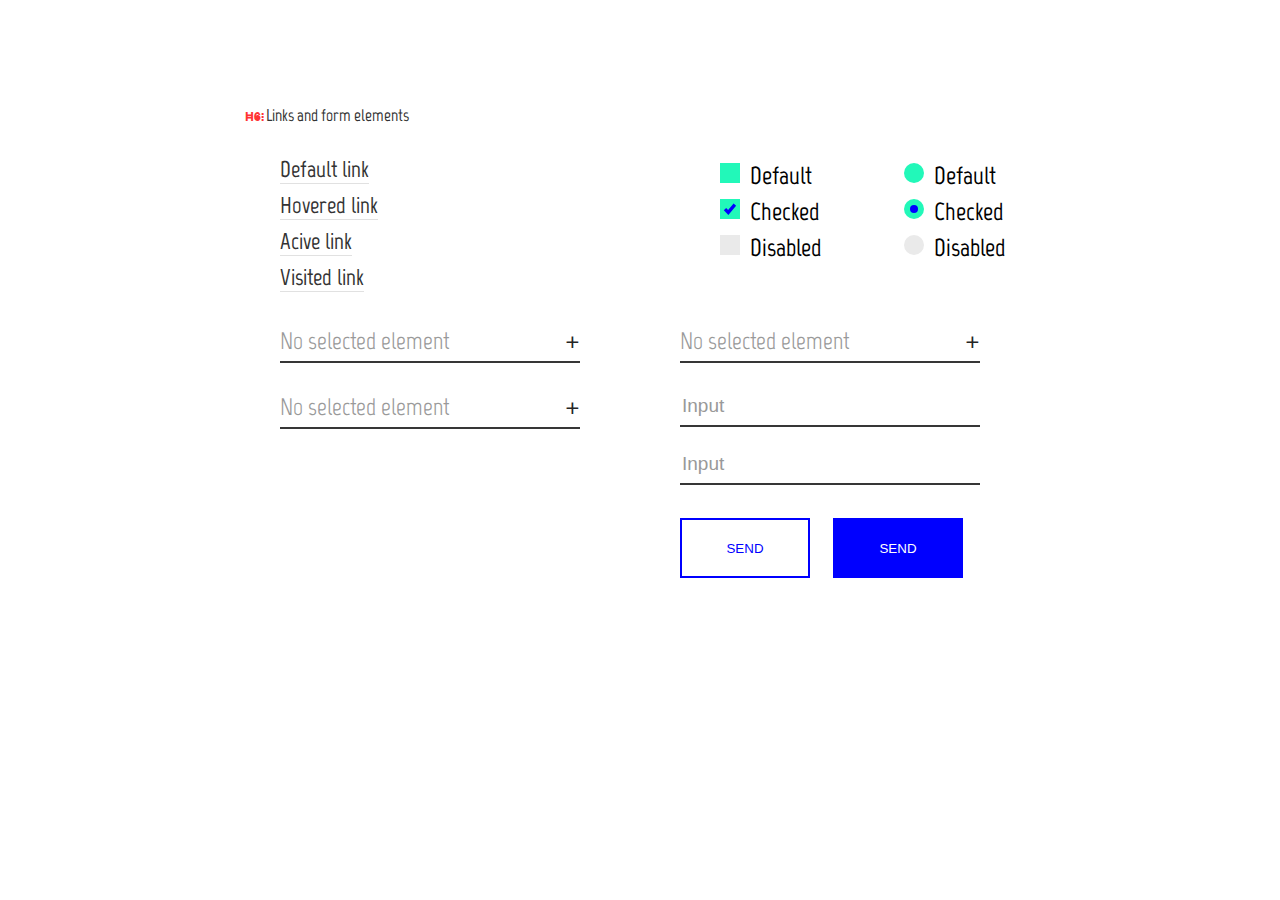
<file: index.html>
<!DOCTYPE html>
<!--RESPONSIVE-->
<html lang="en-us">
<head>
	<meta charset="utf-8">
	<meta name="viewport" content="width=device-width, initial-scale=1">
	<title>Test</title>
	<link rel="stylesheet" href="fonts/stylesheet.css" type="text/css">
	<link rel="stylesheet" href="styles/style.css" type="text/css">
	<link rel="stylesheet" href="styles/tablet_style.css" type="text/css" media="screen and (max-width: 768px)">
	<link rel="stylesheet" href="styles/mobile_style.css" type="text/css" media="screen and (max-width: 320px)">
</head>
<body>
	<header>
		<span>h6:</span><b>Links and form elements</b>
	</header>
	<div class="content">
		<div class="contents">
			<!--Left Content-->
			<div class="left-content">
				<!--links-->
				<div class="link">
					<ul>
						<li><a href="#1">Default link</a></li>
						<li><a href="#2">Hovered link</a></li>
						<li><a href="#3">Acive link</a></li>
						<li><a href="#4">Visited link</a></li>
					</ul>
				</div>
				<!--Selectors-->
				<div class="items items-one">
					<div class="item-header">
						<span class="select-current">No selected element</span>
						<div class="icon">&times;</div>
					</div>
					<div class="item-body">
						<div class="select-item">First item</div>
						<div class="select-item">Second item</div>
						<div class="select-item">Hovered item</div>
					</div>
				</div>
				<div class="items items-two">
					<div class="item-header">
						<span class="select-current">No selected element</span>
						<div class="icon">&times;</div>
					</div>
					<div class="item-body">
						<div class="select-item">First item</div>
						<div class="select-item">Second item</div>
						<div class="select-item">Hovered item</div>
					</div>
				</div>
			</div>
			<!--Right Content-->
			<div class="right-content">
				<form class="checker" action="#" method="POST">
					<div class="check-radio-box">
						<!--CheckBox-->
						<div class="check-box">						
							<label for="check-one">
								<input type="checkbox" id="check-one" name="check-one">
								<span class="check-style"></span>
								Default
							</label>						
							<label for="check-two">
								<input type="checkbox" id="check-two" name="check-two" checked>
								<span class="check-style"></span>
								Checked
							</label>						
							<label for="check-three">
								<input type="checkbox" id="check-three" name="check-three" disabled>
								<span class="check-style"></span>
								Disabled
							</label>
						</div>
						<!--Radio Buttons-->
						<div class="radio">						
							<label for="radio-one">
								<input type="radio" id="radio-one" name="radio" value="Default">
								<span class="radio-style"></span>
								Default
							</label>						
							<label for="radio-two">
								<input type="radio" id="radio-two" name="radio" value="Checked" checked>
								<span class="radio-style"></span>
								Checked
							</label>						
							<label for="radio-three">
								<input type="radio" id="radio-three" name="radio" value="Disabled" disabled>
								<span class="radio-style"></span>
								Disabled
							</label>
						</div>
					</div>
					<div class="send-form">
						<!--Selector-->
						<div class="items items-three">
							<div class="item-header">
								<span class="select-current">No selected element</span>
								<div class="icon">&times;</div>
							</div>
							<div class="item-body">
								<div class="select-item">First item</div>
								<div class="select-item">Second item</div>
								<div class="select-item">Hovered item</div>
							</div>
						</div>
						<input type="text" id="input-one" name="input-one" placeholder="Input">
						<input type="text" id="input-two" name="input-two" placeholder="Input">						
					</div>
					<div class="buttons">
						<input type="submit" id="send-one" name="send-one" value="Send">
						<input type="submit" id="send-two" name="send-two" value="Send">
					</div>
				</form>
			</div>
		</div>
	</div>
<script src="scripts/script.js"></script>
</body>
</html>
</file>
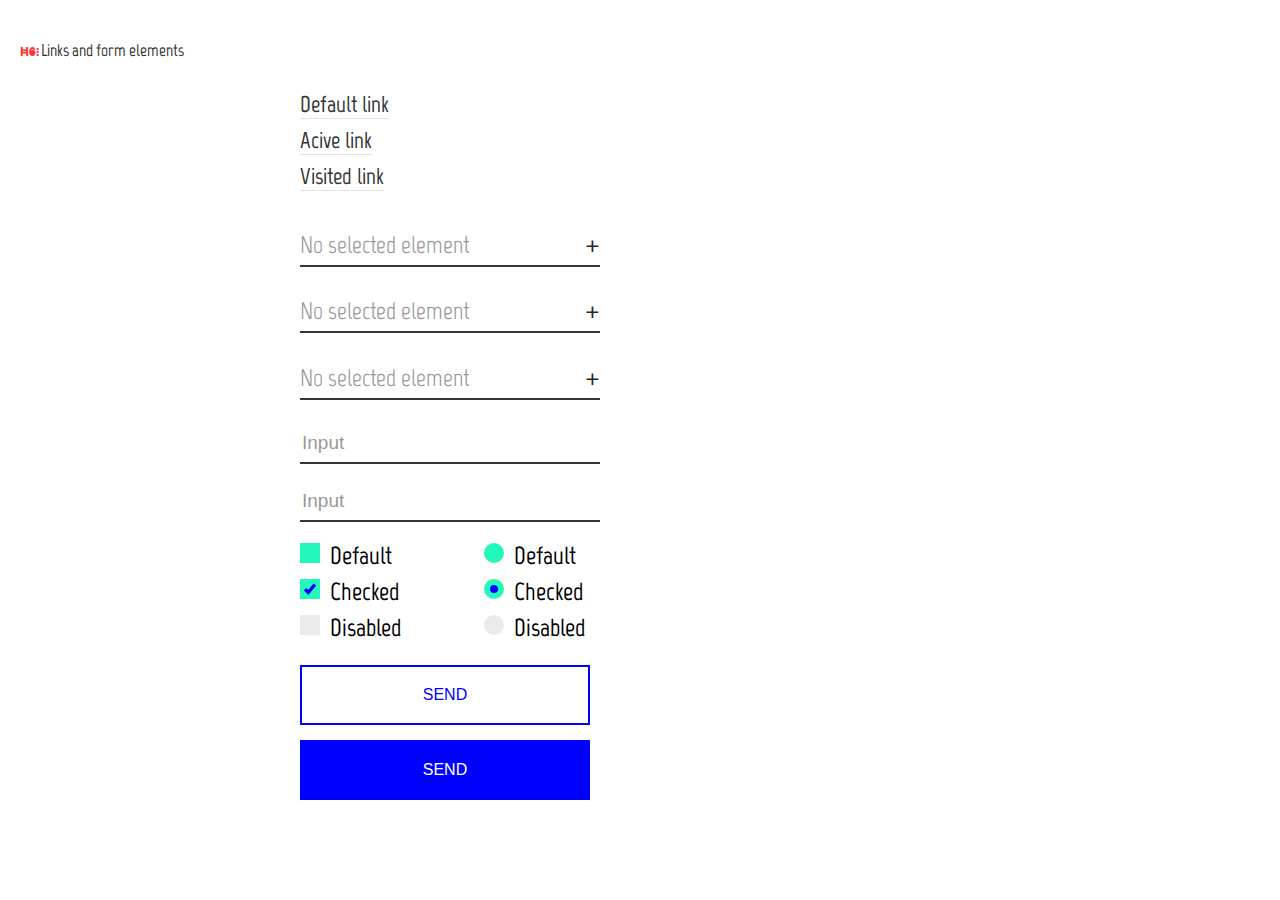
<file: index_tablet.html>
<!DOCTYPE html>
<!--NOT RESPONSIVE-->
<html lang="en-us">
<head>
	<meta charset="utf-8">
	<meta name="viewport" content="width=device-width, initial-scale=1">
	<title>Test</title>
	<link rel="stylesheet" href="fonts/stylesheet.css" type="text/css">
	<link rel="stylesheet" href="styles/style.css" type="text/css">
	<link rel="stylesheet" href="styles/tablet_style.css" type="text/css">
	<link rel="stylesheet" href="styles/mobile_style.css" type="text/css">
</head>
<body>
	<header>
		<span>h6:</span><b>Links and form elements</b>
	</header>
	<div class="content">
		<div class="contents">
			<!--Left Content-->
			<div class="left-content">
				<!--links-->
				<div class="link">
					<ul>
						<li><a href="#1">Default link</a></li>
						<li><a href="#2">Hovered link</a></li>
						<li><a href="#3">Acive link</a></li>
						<li><a href="#4">Visited link</a></li>
					</ul>
				</div>
				<!--Selectors-->
				<div class="items items-one">
					<div class="item-header">
						<span class="select-current">No selected element</span>
						<div class="icon">&times;</div>
					</div>
					<div class="item-body">
						<div class="select-item">First item</div>
						<div class="select-item">Second item</div>
						<div class="select-item">Hovered item</div>
					</div>
				</div>
				<div class="items items-two">
					<div class="item-header">
						<span class="select-current">No selected element</span>
						<div class="icon">&times;</div>
					</div>
					<div class="item-body">
						<div class="select-item">First item</div>
						<div class="select-item">Second item</div>
						<div class="select-item">Hovered item</div>
					</div>
				</div>
			</div>
			<!--Right Content-->
			<div class="right-content">
				<form class="checker" action="#" method="POST">
					<div class="check-radio-box">
						<!--CheckBox-->
						<div class="check-box">						
							<label for="check-one">
								<input type="checkbox" id="check-one" name="check-one">
								<span class="check-style"></span>
								Default
							</label>						
							<label for="check-two">
								<input type="checkbox" id="check-two" name="check-two" checked>
								<span class="check-style"></span>
								Checked
							</label>						
							<label for="check-three">
								<input type="checkbox" id="check-three" name="check-three" disabled>
								<span class="check-style"></span>
								Disabled
							</label>
						</div>
						<!--Radio Buttons-->
						<div class="radio">						
							<label for="radio-one">
								<input type="radio" id="radio-one" name="radio" value="Default">
								<span class="radio-style"></span>
								Default
							</label>						
							<label for="radio-two">
								<input type="radio" id="radio-two" name="radio" value="Checked" checked>
								<span class="radio-style"></span>
								Checked
							</label>						
							<label for="radio-three">
								<input type="radio" id="radio-three" name="radio" value="Disabled" disabled>
								<span class="radio-style"></span>
								Disabled
							</label>
						</div>
					</div>
					<div class="send-form">
						<!--Selector-->
						<div class="items items-three">
							<div class="item-header">
								<span class="select-current">No selected element</span>
								<div class="icon">&times;</div>
							</div>
							<div class="item-body">
								<div class="select-item">First item</div>
								<div class="select-item">Second item</div>
								<div class="select-item">Hovered item</div>
							</div>
						</div>
						<input type="text" id="input-one" name="input-one" placeholder="Input">
						<input type="text" id="input-two" name="input-two" placeholder="Input">						
					</div>
					<div class="buttons">
						<input type="submit" id="send-one" name="send-one" value="Send">
						<input type="submit" id="send-two" name="send-two" value="Send">
					</div>
				</form>
			</div>
		</div>
	</div>
<script src="scripts/script.js"></script>
</body>
</html>
</file>
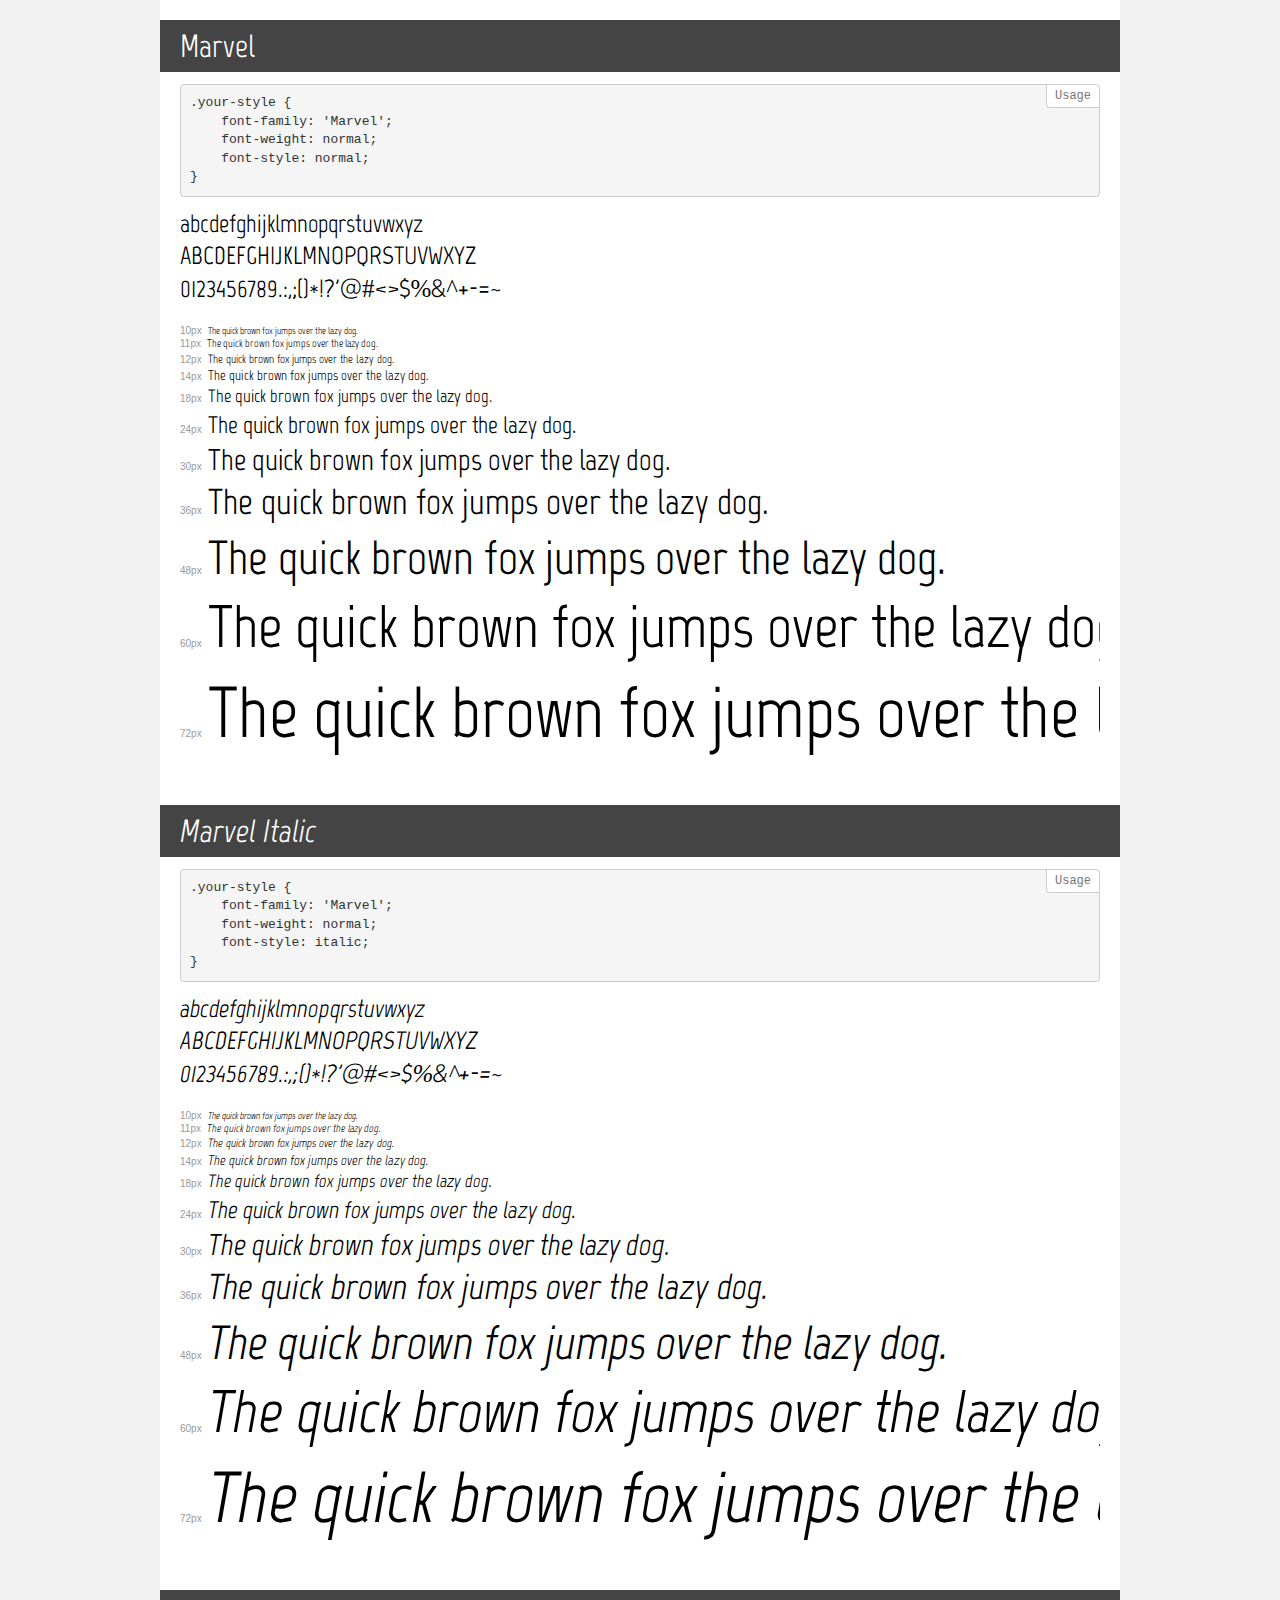
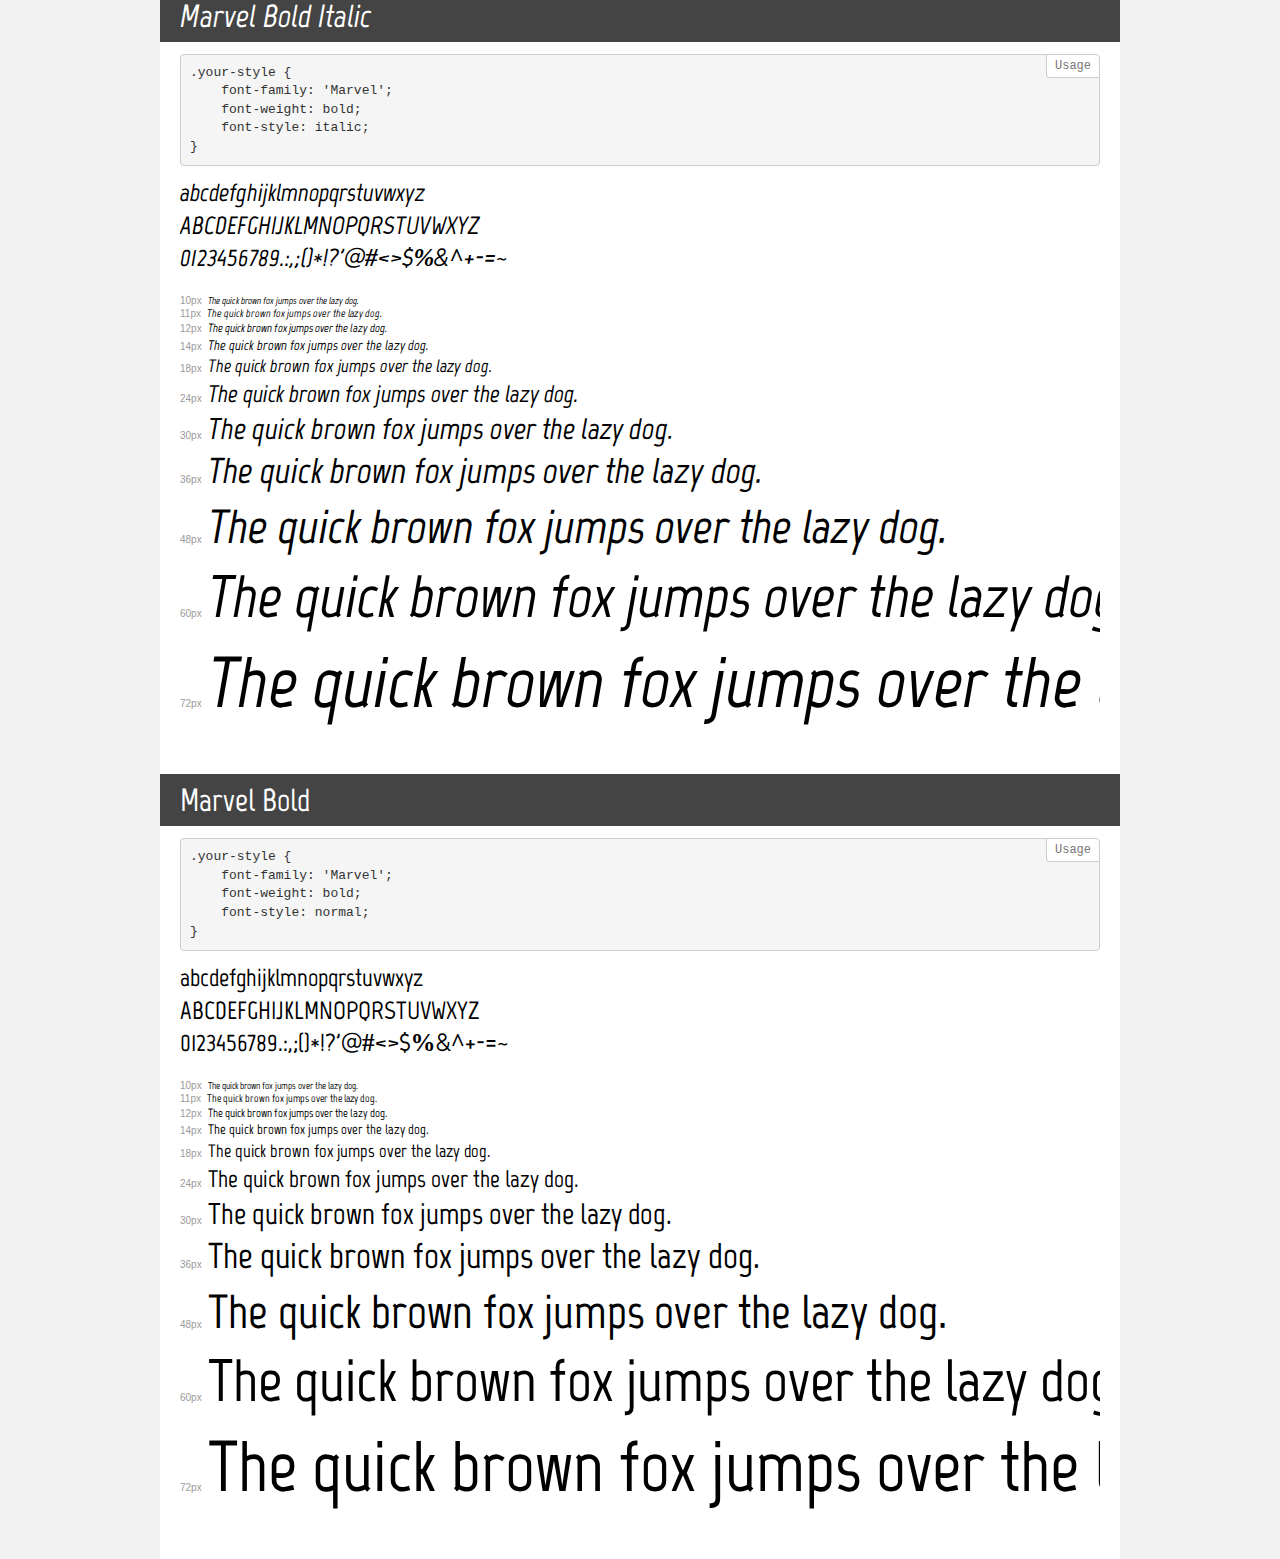
<file: fonts/demo.html>
<!DOCTYPE html>
<html>
<head>
    <meta charset="utf-8">
    <meta http-equiv="X-UA-Compatible" content="IE=edge">
    <meta name="viewport" content="width=device-width, initial-scale=1">
    <meta name="robots" content="noindex, noarchive">
    <meta name="format-detection" content="telephone=no">
    <title>Transfonter demo</title>
    <link href="stylesheet.css" rel="stylesheet">
    <style>
        /*
        http://meyerweb.com/eric/tools/css/reset/
        v2.0 | 20110126
        License: none (public domain)
        */
        html, body, div, span, applet, object, iframe,
        h1, h2, h3, h4, h5, h6, p, blockquote, pre,
        a, abbr, acronym, address, big, cite, code,
        del, dfn, em, img, ins, kbd, q, s, samp,
        small, strike, strong, sub, sup, tt, var,
        b, u, i, center,
        dl, dt, dd, ol, ul, li,
        fieldset, form, label, legend,
        table, caption, tbody, tfoot, thead, tr, th, td,
        article, aside, canvas, details, embed,
        figure, figcaption, footer, header, hgroup,
        menu, nav, output, ruby, section, summary,
        time, mark, audio, video {
            margin: 0;
            padding: 0;
            border: 0;
            font-size: 100%;
            font: inherit;
            vertical-align: baseline;
        }
        /* HTML5 display-role reset for older browsers */
        article, aside, details, figcaption, figure,
        footer, header, hgroup, menu, nav, section {
            display: block;
        }
        body {
            line-height: 1;
        }
        ol, ul {
            list-style: none;
        }
        blockquote, q {
            quotes: none;
        }
        blockquote:before, blockquote:after,
        q:before, q:after {
            content: '';
            content: none;
        }
        table {
            border-collapse: collapse;
            border-spacing: 0;
        }
        /* common styles */
        body {
            background: #f1f1f1;
            color: #000;
        }
        .page {
            background: #fff;
            width: 920px;
            margin: 0 auto;
            padding: 20px 20px 0 20px;
            overflow: hidden;
        }
        .font-container {
            overflow-x: auto;
            overflow-y: hidden;
            margin-bottom: 40px;
            line-height: 1.3;
            white-space: nowrap;
            padding-bottom: 5px;
        }
        h1 {
            position: relative;
            background: #444;
            font-size: 32px;
            color: #fff;
            padding: 10px 20px;
            margin: 0 -20px 12px -20px;
        }
        .letters {
            font-size: 25px;
            margin-bottom: 20px;
        }
        .s10:before {
            content: '10px';
        }
        .s11:before {
            content: '11px';
        }
        .s12:before {
            content: '12px';
        }
        .s14:before {
            content: '14px';
        }
        .s18:before {
            content: '18px';
        }
        .s24:before {
            content: '24px';
        }
        .s30:before {
            content: '30px';
        }
        .s36:before {
            content: '36px';
        }
        .s48:before {
            content: '48px';
        }
        .s60:before {
            content: '60px';
        }
        .s72:before {
            content: '72px';
        }
        .s10:before, .s11:before, .s12:before, .s14:before,
        .s18:before, .s24:before, .s30:before, .s36:before,
        .s48:before, .s60:before, .s72:before {
            font-family: Arial, sans-serif;
            font-size: 10px;
            font-weight: normal;
            font-style: normal;
            color: #999;
            padding-right: 6px;
        }
        pre {
            display: block;
            position: relative;
            padding: 9px;
            margin: 0 0 10px;
            font-family: Monaco, Menlo, Consolas, "Courier New", monospace !important;
            font-size: 13px;
            line-height: 1.428571429;
            color: #333;
            font-weight: normal !important;
            font-style: normal !important;
            background-color: #f5f5f5;
            border: 1px solid #ccc;
            overflow-x: auto;
            border-radius: 4px;
        }
        pre:after {
            display: block;
            position: absolute;
            right: 0;
            top: 0;
            content: 'Usage';
            line-height: 1;
            padding: 5px 8px;
            font-size: 12px;
            color: #767676;
            background-color: #fff;
            border: 1px solid #ccc;
            border-right: none;
            border-top: none;
            border-radius: 0 4px 0 4px;
            z-index: 10;
        }
        /* responsive */
        @media (max-width: 959px) {
            .page {
                width: auto;
                margin: 0;
            }
        }
    </style>
</head>
<body>
<div class="page">
    <div class="demo" style="font-family: 'Marvel'; font-weight: normal; font-style: normal;">
        <h1>Marvel</h1>
        <pre>.your-style {
    font-family: 'Marvel';
    font-weight: normal;
    font-style: normal;
}</pre>
        <div class="font-container">
            <p class="letters">
                abcdefghijklmnopqrstuvwxyz<br>
ABCDEFGHIJKLMNOPQRSTUVWXYZ<br>
                0123456789.:,;()*!?'@#<>$%&^+-=~
            </p>
            <p class="s10" style="font-size: 10px;">The quick brown fox jumps over the lazy dog.</p>
            <p class="s11" style="font-size: 11px;">The quick brown fox jumps over the lazy dog.</p>
            <p class="s12" style="font-size: 12px;">The quick brown fox jumps over the lazy dog.</p>
            <p class="s14" style="font-size: 14px;">The quick brown fox jumps over the lazy dog.</p>
            <p class="s18" style="font-size: 18px;">The quick brown fox jumps over the lazy dog.</p>
            <p class="s24" style="font-size: 24px;">The quick brown fox jumps over the lazy dog.</p>
            <p class="s30" style="font-size: 30px;">The quick brown fox jumps over the lazy dog.</p>
            <p class="s36" style="font-size: 36px;">The quick brown fox jumps over the lazy dog.</p>
            <p class="s48" style="font-size: 48px;">The quick brown fox jumps over the lazy dog.</p>
            <p class="s60" style="font-size: 60px;">The quick brown fox jumps over the lazy dog.</p>
            <p class="s72" style="font-size: 72px;">The quick brown fox jumps over the lazy dog.</p>
        </div>
    </div>
    <div class="demo" style="font-family: 'Marvel'; font-weight: normal; font-style: italic;">
        <h1>Marvel Italic</h1>
        <pre>.your-style {
    font-family: 'Marvel';
    font-weight: normal;
    font-style: italic;
}</pre>
        <div class="font-container">
            <p class="letters">
                abcdefghijklmnopqrstuvwxyz<br>
ABCDEFGHIJKLMNOPQRSTUVWXYZ<br>
                0123456789.:,;()*!?'@#<>$%&^+-=~
            </p>
            <p class="s10" style="font-size: 10px;">The quick brown fox jumps over the lazy dog.</p>
            <p class="s11" style="font-size: 11px;">The quick brown fox jumps over the lazy dog.</p>
            <p class="s12" style="font-size: 12px;">The quick brown fox jumps over the lazy dog.</p>
            <p class="s14" style="font-size: 14px;">The quick brown fox jumps over the lazy dog.</p>
            <p class="s18" style="font-size: 18px;">The quick brown fox jumps over the lazy dog.</p>
            <p class="s24" style="font-size: 24px;">The quick brown fox jumps over the lazy dog.</p>
            <p class="s30" style="font-size: 30px;">The quick brown fox jumps over the lazy dog.</p>
            <p class="s36" style="font-size: 36px;">The quick brown fox jumps over the lazy dog.</p>
            <p class="s48" style="font-size: 48px;">The quick brown fox jumps over the lazy dog.</p>
            <p class="s60" style="font-size: 60px;">The quick brown fox jumps over the lazy dog.</p>
            <p class="s72" style="font-size: 72px;">The quick brown fox jumps over the lazy dog.</p>
        </div>
    </div>
    <div class="demo" style="font-family: 'Marvel'; font-weight: bold; font-style: italic;">
        <h1>Marvel Bold Italic</h1>
        <pre>.your-style {
    font-family: 'Marvel';
    font-weight: bold;
    font-style: italic;
}</pre>
        <div class="font-container">
            <p class="letters">
                abcdefghijklmnopqrstuvwxyz<br>
ABCDEFGHIJKLMNOPQRSTUVWXYZ<br>
                0123456789.:,;()*!?'@#<>$%&^+-=~
            </p>
            <p class="s10" style="font-size: 10px;">The quick brown fox jumps over the lazy dog.</p>
            <p class="s11" style="font-size: 11px;">The quick brown fox jumps over the lazy dog.</p>
            <p class="s12" style="font-size: 12px;">The quick brown fox jumps over the lazy dog.</p>
            <p class="s14" style="font-size: 14px;">The quick brown fox jumps over the lazy dog.</p>
            <p class="s18" style="font-size: 18px;">The quick brown fox jumps over the lazy dog.</p>
            <p class="s24" style="font-size: 24px;">The quick brown fox jumps over the lazy dog.</p>
            <p class="s30" style="font-size: 30px;">The quick brown fox jumps over the lazy dog.</p>
            <p class="s36" style="font-size: 36px;">The quick brown fox jumps over the lazy dog.</p>
            <p class="s48" style="font-size: 48px;">The quick brown fox jumps over the lazy dog.</p>
            <p class="s60" style="font-size: 60px;">The quick brown fox jumps over the lazy dog.</p>
            <p class="s72" style="font-size: 72px;">The quick brown fox jumps over the lazy dog.</p>
        </div>
    </div>
    <div class="demo" style="font-family: 'Marvel'; font-weight: bold; font-style: normal;">
        <h1>Marvel Bold</h1>
        <pre>.your-style {
    font-family: 'Marvel';
    font-weight: bold;
    font-style: normal;
}</pre>
        <div class="font-container">
            <p class="letters">
                abcdefghijklmnopqrstuvwxyz<br>
ABCDEFGHIJKLMNOPQRSTUVWXYZ<br>
                0123456789.:,;()*!?'@#<>$%&^+-=~
            </p>
            <p class="s10" style="font-size: 10px;">The quick brown fox jumps over the lazy dog.</p>
            <p class="s11" style="font-size: 11px;">The quick brown fox jumps over the lazy dog.</p>
            <p class="s12" style="font-size: 12px;">The quick brown fox jumps over the lazy dog.</p>
            <p class="s14" style="font-size: 14px;">The quick brown fox jumps over the lazy dog.</p>
            <p class="s18" style="font-size: 18px;">The quick brown fox jumps over the lazy dog.</p>
            <p class="s24" style="font-size: 24px;">The quick brown fox jumps over the lazy dog.</p>
            <p class="s30" style="font-size: 30px;">The quick brown fox jumps over the lazy dog.</p>
            <p class="s36" style="font-size: 36px;">The quick brown fox jumps over the lazy dog.</p>
            <p class="s48" style="font-size: 48px;">The quick brown fox jumps over the lazy dog.</p>
            <p class="s60" style="font-size: 60px;">The quick brown fox jumps over the lazy dog.</p>
            <p class="s72" style="font-size: 72px;">The quick brown fox jumps over the lazy dog.</p>
        </div>
    </div>
</div>
</body>
</html>
</file>
<file: fonts/stylesheet.css>
@font-face {
    font-family: 'Marvel';
    src: url('Marvel-Regular.eot');
    src: local('Marvel'), local('Marvel-Regular'),
        url('Marvel-Regular.eot?#iefix') format('embedded-opentype'),
        url('Marvel-Regular.woff2') format('woff2'),
        url('Marvel-Regular.woff') format('woff'),
        url('Marvel-Regular.ttf') format('truetype');
    font-weight: normal;
    font-style: normal;
}

@font-face {
    font-family: 'Marvel';
    src: url('Marvel-Italic.eot');
    src: local('Marvel Italic'), local('Marvel-Italic'),
        url('Marvel-Italic.eot?#iefix') format('embedded-opentype'),
        url('Marvel-Italic.woff2') format('woff2'),
        url('Marvel-Italic.woff') format('woff'),
        url('Marvel-Italic.ttf') format('truetype');
    font-weight: normal;
    font-style: italic;
}

@font-face {
    font-family: 'Marvel';
    src: url('Marvel-BoldItalic.eot');
    src: local('Marvel Bold Italic'), local('Marvel-BoldItalic'),
        url('Marvel-BoldItalic.eot?#iefix') format('embedded-opentype'),
        url('Marvel-BoldItalic.woff2') format('woff2'),
        url('Marvel-BoldItalic.woff') format('woff'),
        url('Marvel-BoldItalic.ttf') format('truetype');
    font-weight: bold;
    font-style: italic;
}

@font-face {
    font-family: 'Marvel';
    src: url('Marvel-Bold.eot');
    src: local('Marvel Bold'), local('Marvel-Bold'),
        url('Marvel-Bold.eot?#iefix') format('embedded-opentype'),
        url('Marvel-Bold.woff2') format('woff2'),
        url('Marvel-Bold.woff') format('woff'),
        url('Marvel-Bold.ttf') format('truetype');
    font-weight: bold;
    font-style: normal;
}

@font-face {
    font-family: 'Hipstelvetica-Bold';
    src: url('Hipstelvetica-Bold.ttf');
    src: local('Hipstelvetica Bold'), local('Hipstelvetica-Bold'),
        url('Hipstelvetica-Bold.ttf') format('truetype');
    font-weight: bold;
    font-style: normal;
}
</file>
<file: styles/style.css>
* {
    box-sizing: border-box;
    margin: 0px;
}
body {   
    font-family: 'Marvel';
}
/*Logo*/
header {
    display: block;
    position: relative;
    max-width: 790px;
    margin: 105px auto 30px;
}
header b {
    font-size: 17px;
    color: #333333;
}
header span {
    text-transform: uppercase;
    font-family: 'Hipstelvetica-Bold';
    font-weight: bold;
    font-size: 9pt;
    color: #ff3333;
    margin-right: 2px;
}
/*main styles*/
.content {
    display: block;
    position: relative;
    max-width: 960px;
    margin: 0 auto;
}
.contents {
    display: flex;
    position: relative;
    max-width: 720px;
    margin: 0 auto;
}
.left-content {
    display: block;
    position: relative;
    width: 340px;
    height: 430px;
    margin-right: 80px;
}
.right-content {
    display: inline-block;
    position: relative;
    width: 340px;
    height: 430px;
}
/*Style for links*/
.link {
    height: 125px;
    margin-bottom: 41px;
}
ul {
    padding: 0;
}
.link li {
    list-style-type: none;
    margin-bottom: 8px;
}
a {
    color: #333333; 
    font-size: 23px;
    font-weight: bold;
    text-decoration: none;
    border-bottom: 1px solid #e1e1e1;
}
a:hover {
    background-color: #e1e1e1;
    color: black;
}
a:active {
    background-color: transparent;
    color: black;
    border-bottom: none;
}
a:visited {
    color: #666666; 
}
a:nth-child(1) {
    max-width: 78px; 
}
a:nth-child(2) {
    max-width: 85px;
}
a:nth-child(3) {
    max-width: 63px;
}
a:nth-child(4) {
    max-width: 73px;
}
input {
    outline: none;
}
input::placeholder {
    color: #999;
}
/*Style for selectors*/
.send-form {
    margin-top: 53px;
    order: 2;
}
.items {
    position: relative;
    width: 300px;
    margin-bottom: 24px;
}
.items-one {
    z-index: 1;
}
.items-two {
    z-index: 0;
}
.items-three {
    z-index: 1;
}
.items.is-active .item-body {
    display: block;
}
.items.is-active .icon {
    transform: rotate(0deg);
    transition: transform .2s;
}
.item-header {
    display: flex;
    border-bottom: 2px solid #363636;
    cursor: pointer;
    overflow: hidden;
}
.item-body {
    display: none;
    position: absolute;
    top: 100%;
    left: 0;
    right: 0;
    background-color: white;
}
.select-item {
    color: #a7a7a7;
    border-bottom: 2px solid #d7d7d7;
    font-size: 18px;
    line-height: 30px;
    text-transform: uppercase;
    cursor: pointer;
    padding-top: 24px;
}
.select-item:hover {
    color: red;
    border-bottom: 2px solid red;
}
.icon {
    display: flex;
    flex-shrink: 0;
    align-items: center;
    justify-content: center;
    font-size: 20pt;
    font-weight: bold;
    color: #252525;
    margin-left: auto;
    text-align: center;
    transform: rotate(45deg);
}
.select-current {
    display: flex;
    align-items: center;
    height: 40px;
    font-size: 24px;
    color: rgb(153, 153, 153);
    line-height: 24px;
}
/*Style for form*/
.checker {
    display: flex;
    position: relative;
    top:  5px;
    flex-flow: column wrap;
}
/*Style for checkbox and radio buttons*/
.check-radio-box {
    position: relative;
    display: inline-block;
    left: 70px;
    order: 1;
}
.check-box, .radio {
    display: inline-block;
}
.radio {
    margin-left: 110px;
}
label {
    display: block;
    cursor: pointer;
    margin-bottom: 6px;
    font-size: 25px;
    font-weight: bold;
}
input[type="checkbox"], input[type="radio"] {
    position: absolute;
    width: 1px;
    height: 1px;
    overflow: hidden;
    clip: rect(0, 0, 0, 0);
    padding-left: 20px;
}
.check-style {
    position: absolute;
    width: 20px;
    height: 20px;
    background-color: #22f8b9;
    margin-left: -30px;
    margin-top: 3px;
}
.radio-style {
    position: absolute;
    width: 20px;
    height: 20px;
    background-color: #22f8b9;
    margin-left: -30px;
    margin-top: 3px;
    border-radius: 50%;
}
input[type="checkbox"]:disabled + .check-style, input[type="radio"]:disabled + .radio-style  {
    background-color: #eaeaea;
}
input[type="checkbox"]:checked + .check-style {
    background-image: url(../images/tick.svg);
    background-size: 18px;
    background-repeat: no-repeat;
    background-position: center 4px;
}
input[type="radio"]:checked + .radio-style::before {
    position: absolute;
    content: '';
    width: 8px;
    height: 8px;
    border-radius: 50%;
    background-color: #0000ff;
    top: 50%;
    left: 50%;
    transform: translate(-50%, -50%);
}
input[type="text"] {
    display: block;
    width: 300px;
    height: 40px;
    border: none;
    border-bottom: 2px solid #363636;
    font-size: 19px;
    color: #333333;
    margin-bottom: 18px;
}
input[type="text"]:focus {
    border-bottom: 2px solid red;
}
input[type="text"]:focus::placeholder {
    color: #fea6a6;
}
/*Style for buttons*/
input[type="submit"] {
    width: 130px;
    height: 60px;
    text-transform: uppercase;
    border: 2px solid #0000ff;
}
input[type="submit"]:hover {
    cursor: pointer;
}
.buttons {
    position: relative;
    display: block;
    margin-top: 15px;
    order: 3;
}
#send-one {
    background-color: transparent;
    color: #0000ff;
    margin-right: 20px;
}
#send-one:hover {
    background-color: #0000ff;
    color: white;
}
#send-one:active {
    box-shadow: rgba(50, 50, 93, 0.25) 0px 30px 60px -12px inset, rgba(0, 0, 0, 0.3) 0px 18px 36px -18px inset;
    border: 2px solid #0000de;
}
#send-two {
    background-color: #0000ff;
    color: white;
}
#send-two:hover {
    background-color: transparent;  
    border: 2px solid #4747ff;
    color: #4747ff; 
}
#send-two:active {
    box-shadow: rgba(50, 50, 93, 0.25) 0px 30px 60px -35px inset, rgba(0, 0, 0, 0.3) 0px 18px 36px -18px inset;
    border: 2px solid #0000de;
}
</file>
<file: styles/tablet_style.css>
.left-content {
    margin: 0 30px;
}
header {
    margin: 105px 20px 30px;
}
</file>
<file: styles/mobile_style.css>
/*logo*/
header {
    margin: 40px 20px 30px;
}
/*main styles*/
.contents {
    display: block;
}
.left-content, .right-content  {
    display: block;
    position: relative;
    max-width: 100%;
    margin: 0 20px;
}
.left-content {
    height: 50%;
}
/*Style for links*/
.link {
    margin-bottom: 10px;
}
ul li:nth-child(2) {
    display: none;
}
a:hover {
    background-color: transparent;
}
/*Style for buttons*/
input[type="submit"] {
    display: block;
    width: 290px;
    font-size: 16px;
}
#send-one {
    margin-right: 0;
    margin-bottom: 15px;
}
#send-two {
    margin-bottom: 30px;
}
/*Style for selectors*/
.send-form {
    margin-top: 0;
    order: 1;
}
.item-body {
    position: relative;
}
.items-two {
    margin-bottom: 20px;
}
/*Style for checkbox and radio buttons*/
.check-radio-box {
    display: block;
    width: 260px;
    height: 110px;
    left: 30px;
    order: 2;
}
</file>
